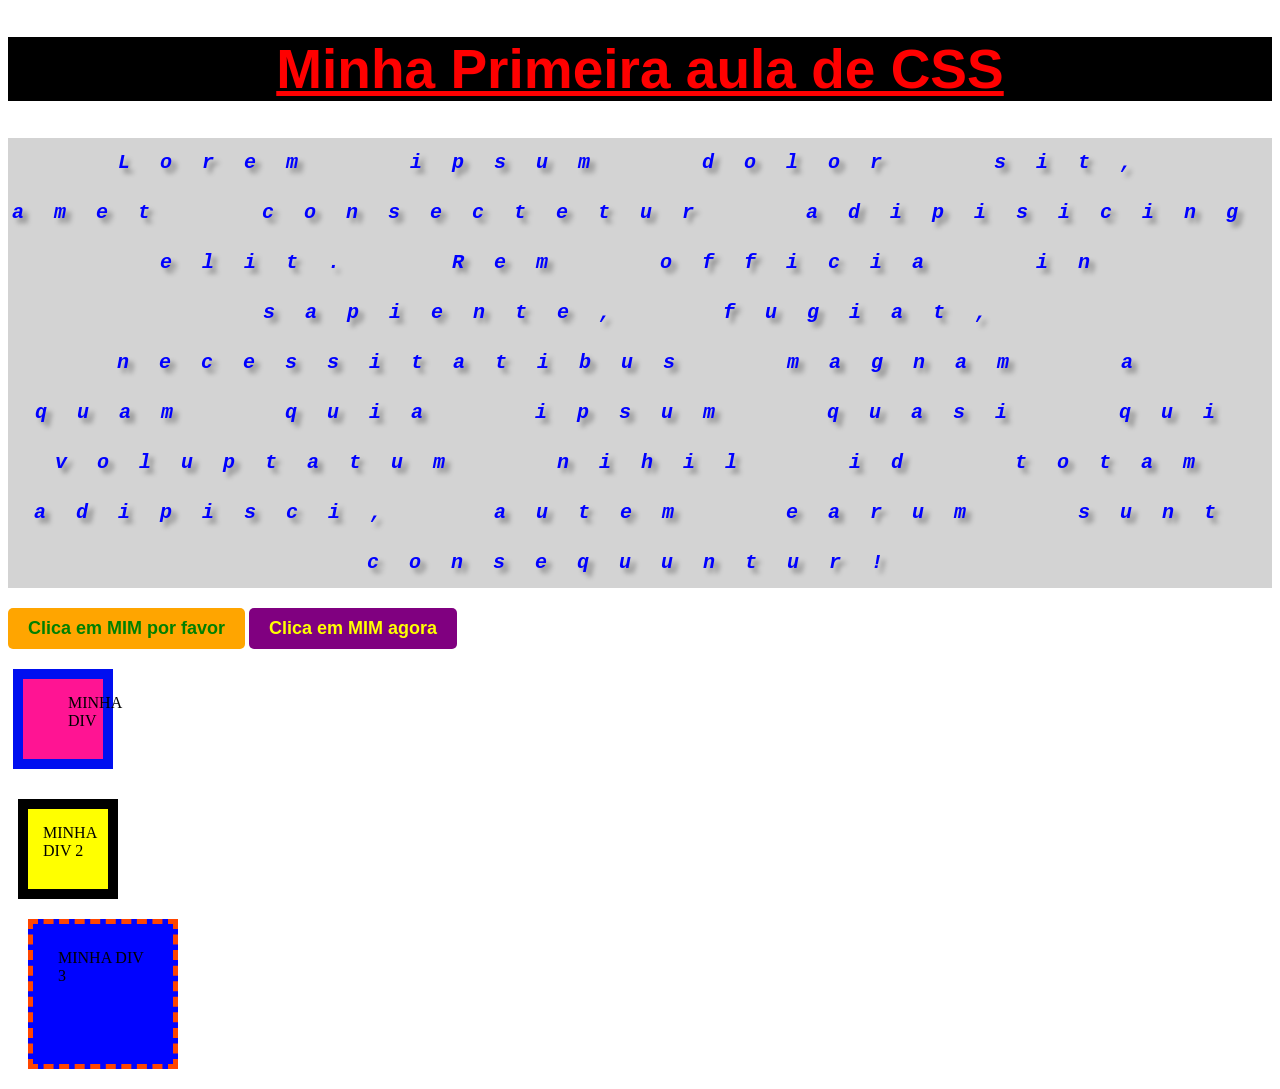
<file: css/index.html>
<!--podemos crisra um arquivo de css separado ou criar no mesmo arquivo logo apos o boby 
uma teg que faz o estilo style SEMPRE COLOCAR A PROPIEDADE QUE QUER ALTERA, SEGUIDO DE CHAVES E 2 PONTOS, 
NAO SE ESQUESA DO PONTO E VIRGULA AO FINAL 
id= é unico como o numero da sua casa no seu bairro, quando quer chamar ele no stylo coloca #
class= esta no é unica pode ter o mesmo nome como o cep, para chama-la usamos o 
para achar fontes no google fontes para importar .-->
<!DOCTYPE html>
<html lang="pt-BR">
<head>
    <meta charset="UTF-8">
    <meta name="viewport" content="width=device-width, initial-scale=1.0">
    <link href="./styles.css" rel="stylesheet"><div class=""></div>
<link rel="preconnect" href="https://fonts.googleapis.com">
<link rel="preconnect" href="https://fonts.gstatic.com" crossorigin>
<link href="https://fonts.googleapis.com/css2?family=Playwrite+US+Trad+Guides&family=Science+Gothic:wght@100..900&display=swap" rel="stylesheet">
    <title>CSS</title>
</head>
<body>
    <h1 id="titulo" class="texto"> Minha Primeira aula de CSS</h1>
    
    <p id="paragrafo" class="texto">Lorem ipsum dolor sit, amet consectetur adipisicing elit. Rem officia in sapiente, fugiat, necessitatibus magnam a quam quia ipsum quasi qui voluptatum nihil id totam adipisci, autem earum sunt consequuntur!

    </p>
    <button id="botao" class="b1"> Clica em MIM por favor</button>
    <button id="outro-botao" class="b1"> Clica em MIM agora</button>
</body>

</html>

<!DOCTYPE html>
<html lang="pt-BR">
<head>
    <meta charset="UTF-8">
    <meta name="viewport" content="width=device-width, initial-scale=1.0">
    <link href="./styles.css" rel="stylesheet">
    <title>CSS</title>
</head>
<body>
   <div class="box">
    MINHA DIV
    </div>
    <div class="box2">
    MINHA DIV 2</div>
    <div class="box3">
    MINHA DIV 3</div>
    
</body>
</html>
</file>
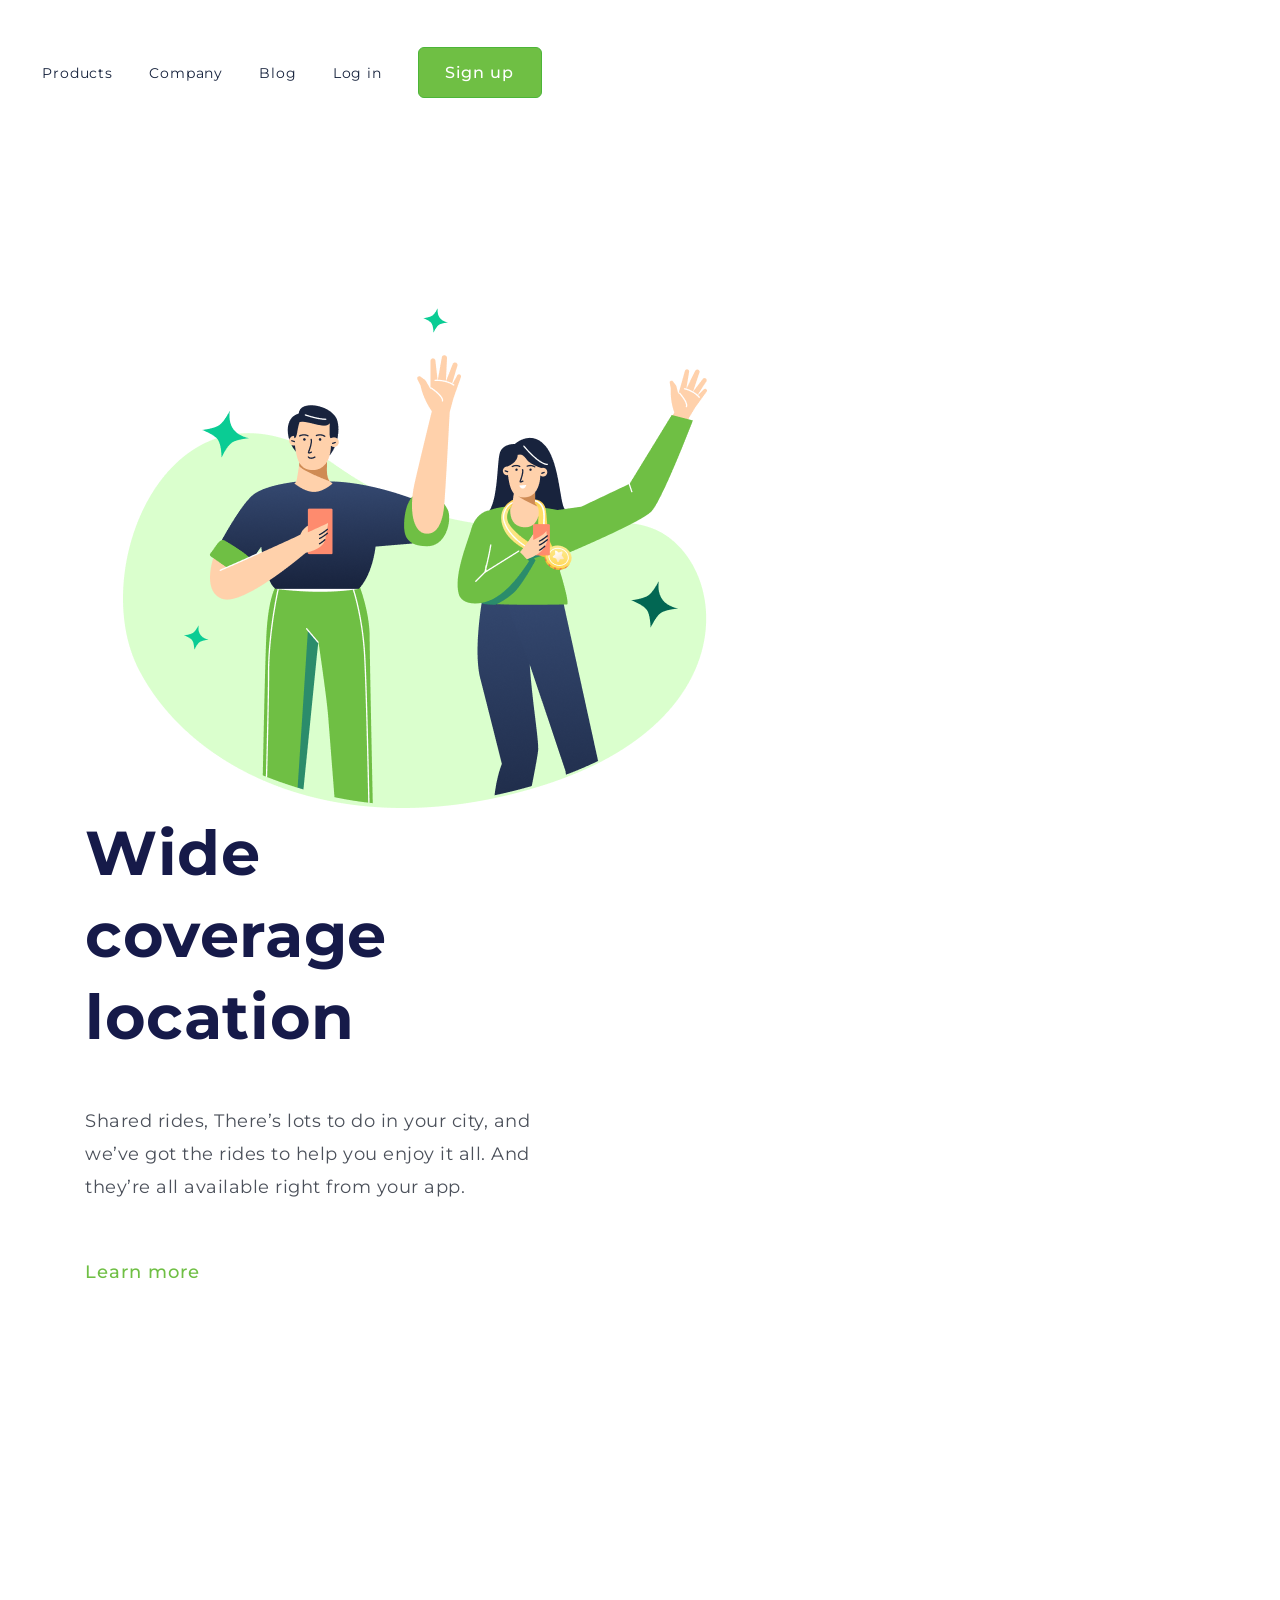
<file: desafio 1/index.html>
<!DOCTYPE html>
<html lang="pt-BR">
<head>
    <meta charset="UTF-8">
    <meta http-equiv="X-UA-Compatible" content="IE=edge">
    <meta name="viewport" content="width=device-width, initial-scale=1.0">
    <link rel="stylesheet" href="./styles.css">
    <link rel="preconnect" href="https://fonts.googleapis.com">
    <link rel="preconnect" href="https://fonts.gstatic.com" crossorigin>
    <link href="https://fonts.googleapis.com/css2?family=Montserrat:ital,wght@0,100..900;1,100..900&family=Poppins:wght@400;500;700&display=swap" rel="stylesheet">
    <title>Wide DESAFIO 1- CSS</title>
</head>
<body>
    <header>
        <a class="link-header"> Products</a>
        <a class="link-header"> Company</a>
        <a class="link-header"> Blog</a>
        <a class="link-header"> Log in</a>
        <button class="button-header">Sign up</button>
    </header>
    <main>  
    <img src="img/wide .png" alt="Wide-Logo" class="logo-wide-image">

 <section>
            <h1> Wide coverage location</h1>
            <p> Shared rides, There’s lots to do in your city, and we’ve got the rides to help you enjoy it all. And they’re all available right from your app.</p>
            <button class="button-main"> Learn more </button>
    </section>

</main>
</body>

</html>
</file>
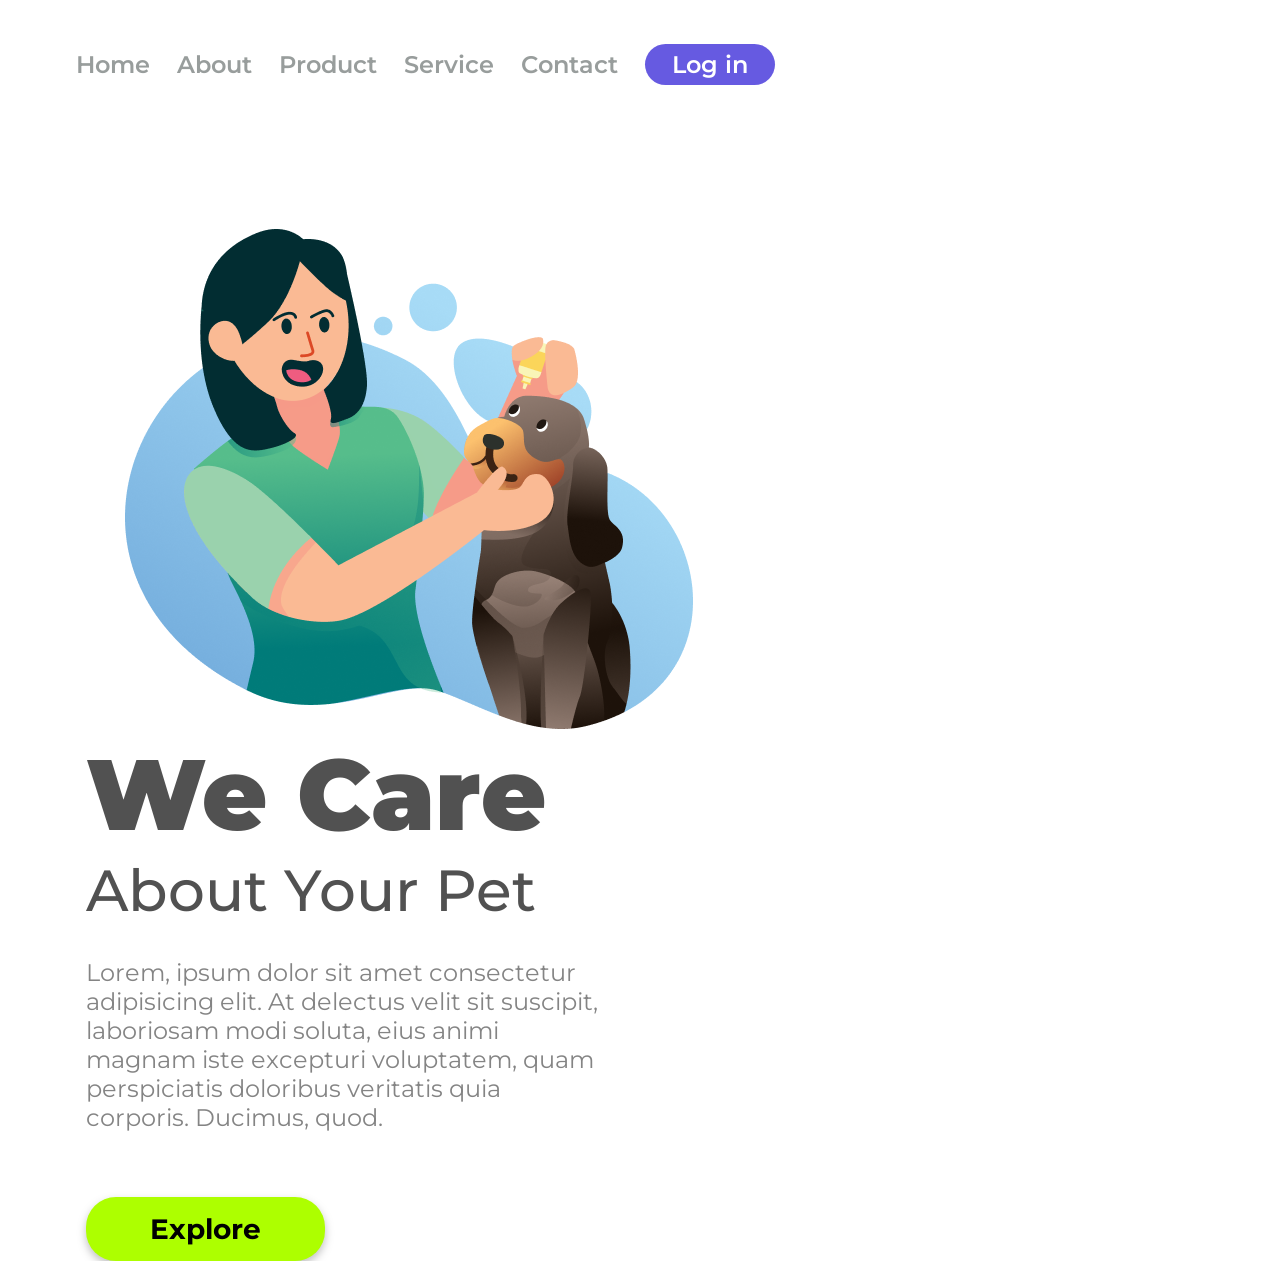
<file: progeto 1/index.html>
<!DOCTYPE html>
<html lang="pt-BR">
<head>
    <meta charset="UTF-8">
    <meta http-equiv="X-UA-Compatible" content="IE=edge">
    <meta name="viewport" content="width=device-width, initial-scale=1.0">
    <link rel="stylesheet" href="./styles.css">
    <link rel="preconnect" href="https://fonts.googleapis.com">
    <link rel="preconnect" href="https://fonts.gstatic.com" crossorigin>
    <link href="https://fonts.googleapis.com/css2?family=Montserrat:ital,wght@0,100..900;1,100..900&display=swap" rel="stylesheet">
    <title> We Care </title>
</head>
<body>
    <header>
        <a class="link-header"> Home</a>
        <a class="link-header"> About</a>
        <a class="link-header"> Product</a>
        <a class="link-header"> Service</a>
        <a class="link-header"> Contact</a>
        <button class="button-header">Log in</button>
    </header>
<main>
        
    <img src="img/we-care.png" alt="We-Care-Logo" class="logo-image">
        
        
    <section>
            <h1> We Care </h1>
            <h2> About Your Pet</h2>
            <p> Lorem, ipsum dolor sit amet consectetur adipisicing elit. At delectus velit sit suscipit, laboriosam modi soluta, eius animi magnam iste excepturi voluptatem, quam perspiciatis doloribus veritatis quia corporis. Ducimus, quod.</p>
            <button class="button-main"> Explore</button>
    </section>

</main>

</body>
</html>
</file>
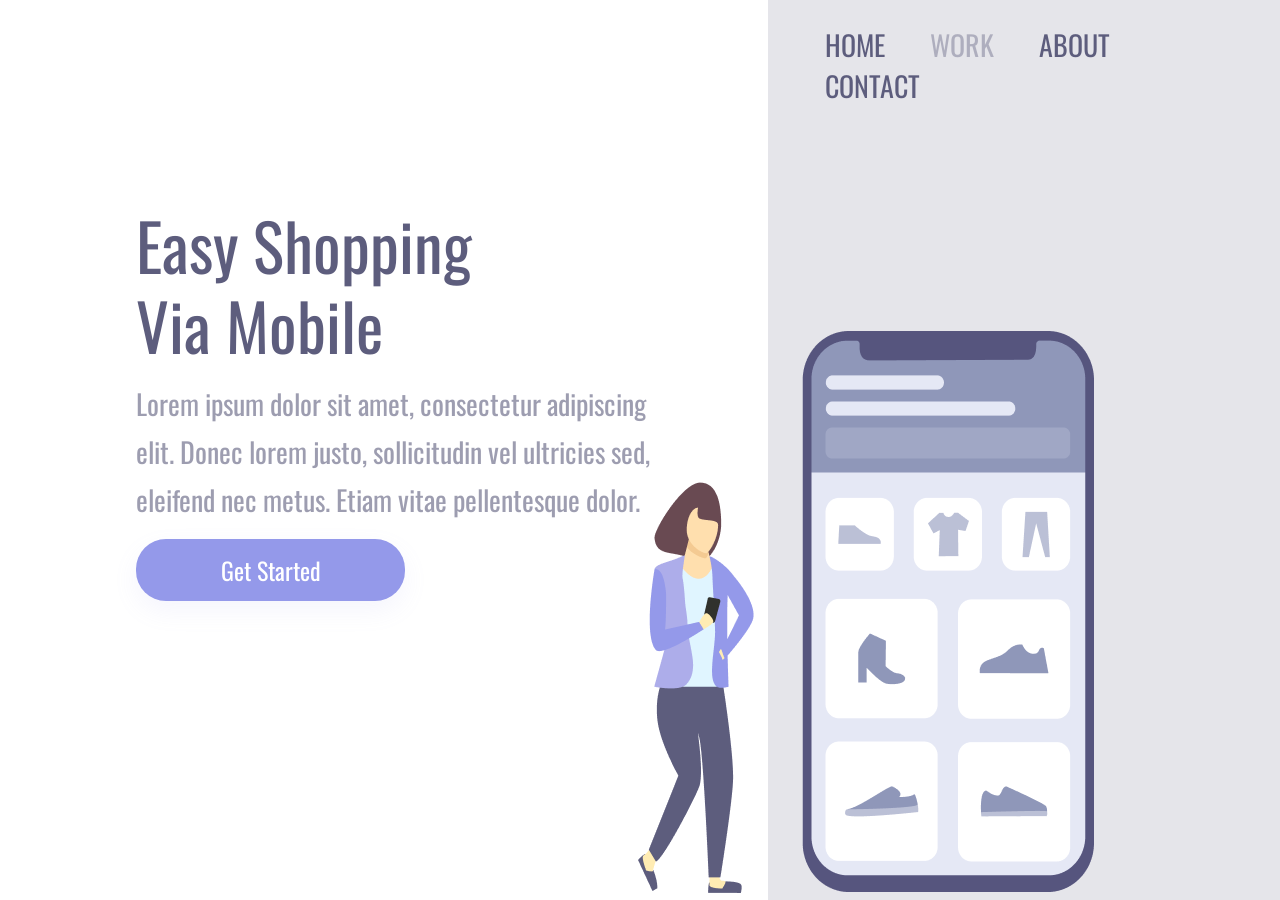
<file: Projeto-2/index.html>
<!DOCTYPE html>
<html lang="en">
<head>
    <meta charset="UTF-8">
    <meta http-equiv="X-UA-Compatible" content="IE=edge">
    <meta name="viewport" content="width=device-width, initial-scale=1.0">
    <link rel="stylesheet" href="sytles.css">
    <link rel="preconnect" href="https://fonts.googleapis.com">
    <link rel="preconnect" href="https://fonts.gstatic.com" crossorigin>
    <link href="https://fonts.googleapis.com/css2?family=Oswald&display=swap" rel="stylesheet">
    <title> CSS--PROJETO--2</title>
</head>
<body>
    <div class="wrapper">
        <section class="conteiner-left">
            <h1> Easy Shopping Via Mobile</h1>
            <p>Lorem ipsum dolor sit amet, consectetur  adipiscing 
            elit. Donec lorem justo, sollicitudin vel ultricies sed, 
            eleifend nec metus. Etiam vitae pellentesque dolor. </p>
            <button>Get Started</button>
        </section>
        <section class="conteiner-right">
            <header>
                <a>HOME</a>
                <a>WORK</a>
                <a>ABOUT</a>
                <a>CONTACT</a>
            </header>
                <img alt="menina" src="./img/menina.png">
        </section>
    </div>
</body>
</html>
</file>
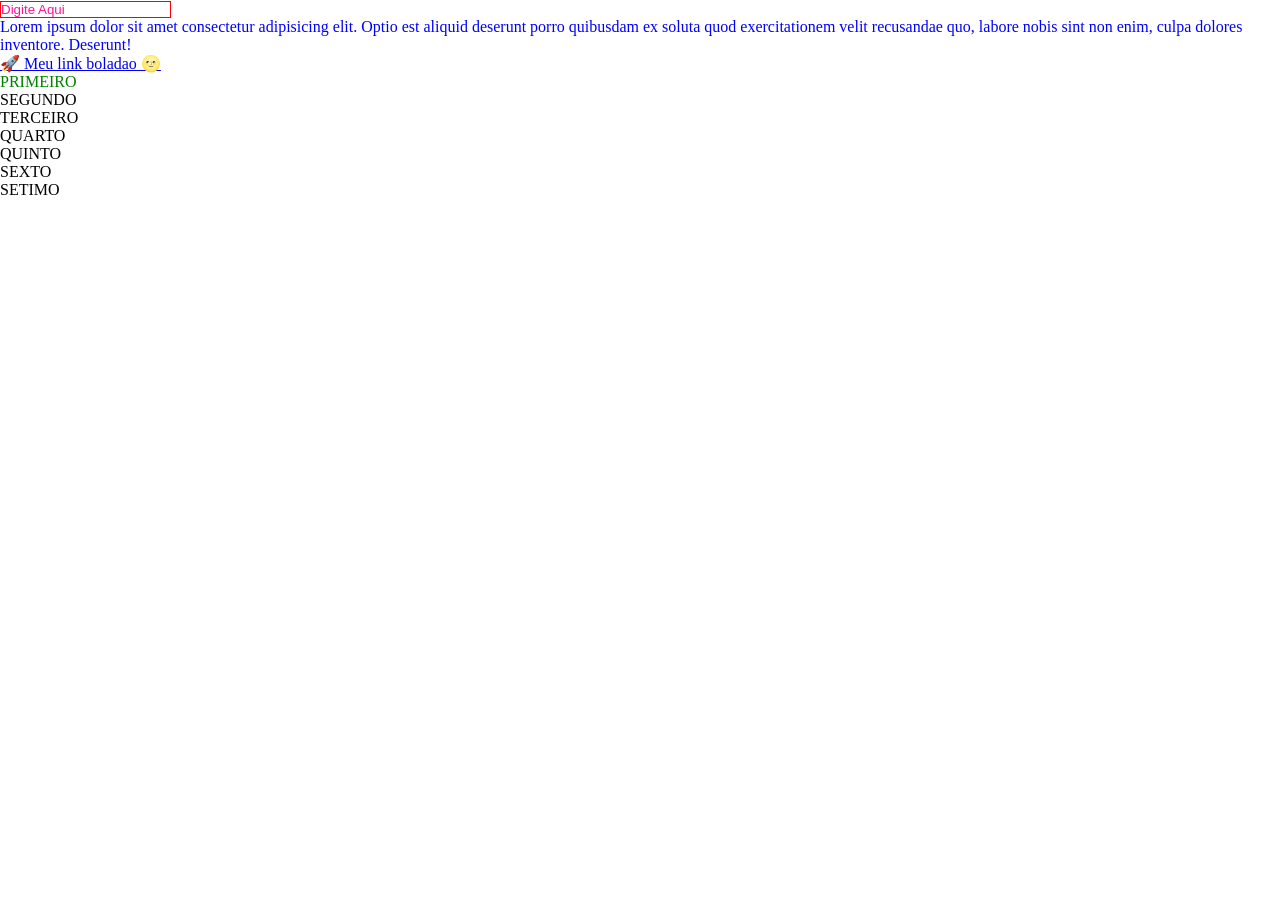
<file: Pseudo elementos/index.html>
<!DOCTYPE html>
<html lang="pt-BR">
<head>
    <meta charset="UTF-8">
    <meta http-equiv="X-UA-Compatible" content="IE=edge">
    <meta name="viewport" content="width=device-width, initial-scale=1.0">
    <link rel="stylesheet" href="styles.css">   
    <title>Document</title>
</head>
<body>
    <input placeholder="Digite Aqui">

    <p>Lorem ipsum dolor sit amet consectetur adipisicing elit. Optio est aliquid deserunt porro quibusdam ex soluta quod exercitationem velit recusandae quo, labore nobis sint non enim, culpa dolores inventore. Deserunt!</p>
    <a href="#"> Meu link boladao </a>
    <ul>
        <li> PRIMEIRO</li>
        <li> SEGUNDO </li>
        <li> TERCEIRO</li>
        <li> QUARTO</li>
        <li> QUINTO</li>
        <li> SEXTO</li>
        <li> SETIMO</li>
    </ul>

</body>
</html>
</file>
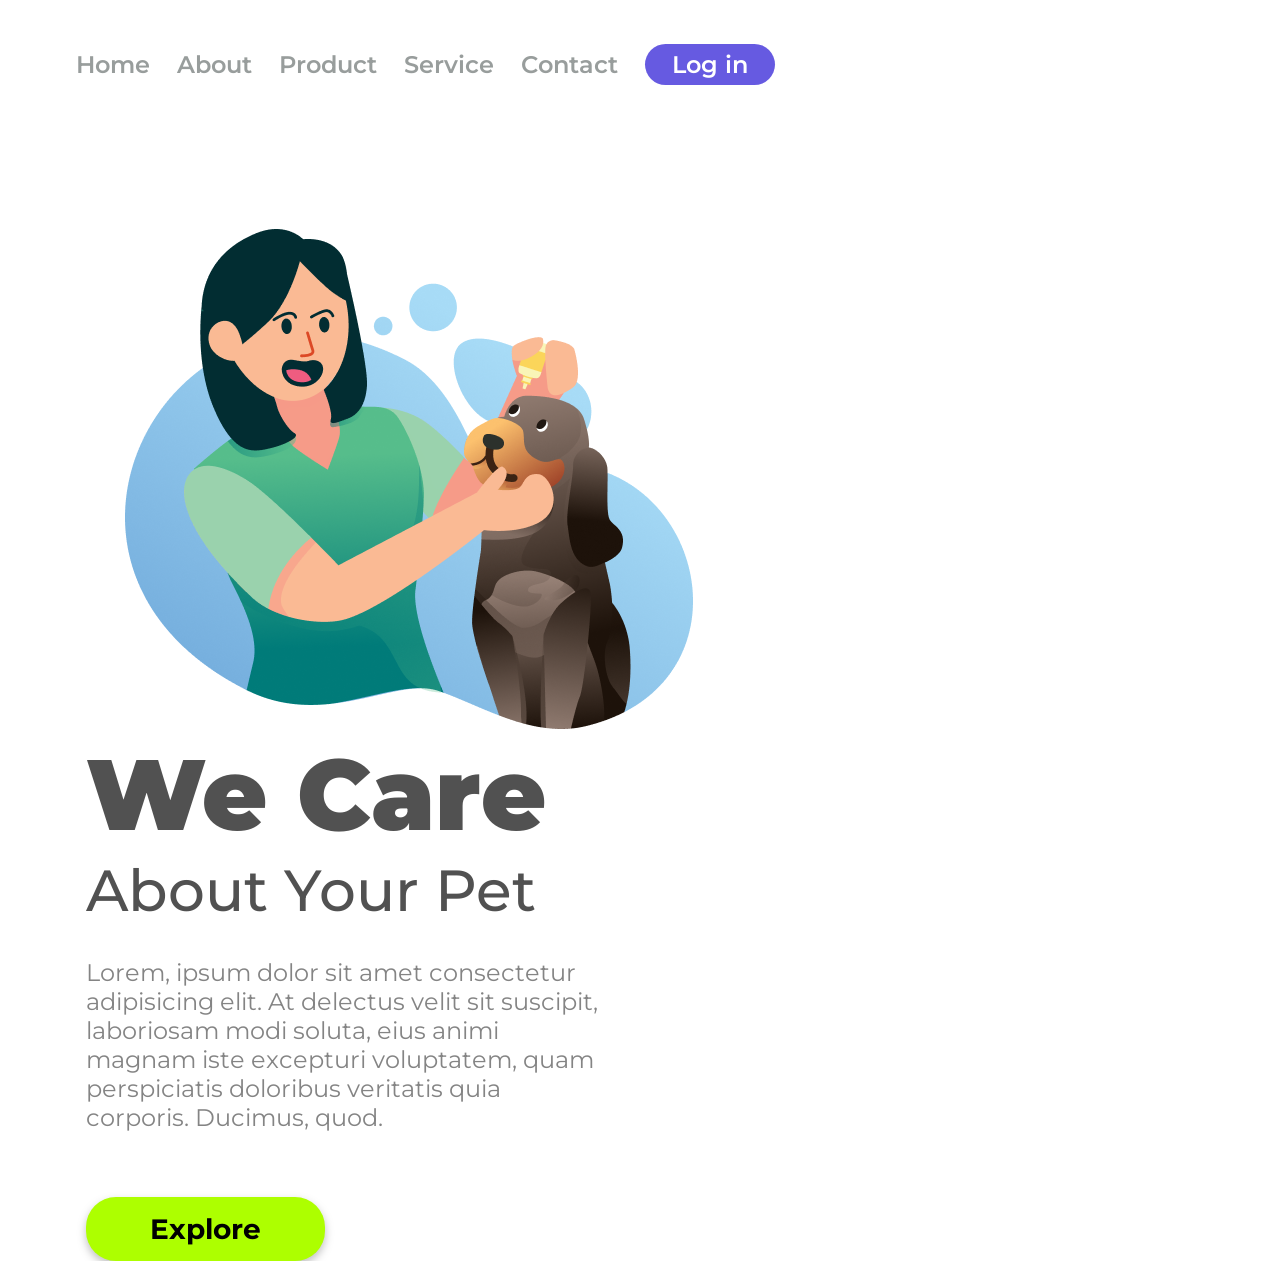
<file: progeto 1/responsivo/index.html>
<!DOCTYPE html>
<html lang="pt-BR">
<head>
    <meta charset="UTF-8">
    <meta http-equiv="X-UA-Compatible" content="IE=edge">
    <meta name="viewport" content="width=device-width, initial-scale=1.0">
    <link rel="stylesheet" href="./styles.css">
    <link rel="preconnect" href="https://fonts.googleapis.com">
    <link rel="preconnect" href="https://fonts.gstatic.com" crossorigin>
    <link href="https://fonts.googleapis.com/css2?family=Montserrat:ital,wght@0,100..900;1,100..900&display=swap" rel="stylesheet">
    <title> We Care </title>
</head>
<body>
    <header>
        <a class="link-header"> Home</a>
        <a class="link-header"> About</a>
        <a class="link-header"> Product</a>
        <a class="link-header"> Service</a>
        <a class="link-header"> Contact</a>
        <button class="button-header">Log in</button>
    </header>
<main>
        
    <img src="img/we-care.png" alt="We-Care-Logo" class="logo-image">
        
        
    <section>
            <h1> We Care </h1>
            <h2> About Your Pet</h2>
            <p> Lorem, ipsum dolor sit amet consectetur adipisicing elit. At delectus velit sit suscipit, laboriosam modi soluta, eius animi magnam iste excepturi voluptatem, quam perspiciatis doloribus veritatis quia corporis. Ducimus, quod.</p>
            <button class="button-main"> Explore</button>
    </section>

</main>

</body>
</html>
</file>
<file: css/styles.css>
/*<!----ao colocar * antes de uma propriedade, todas as propriedades 
    vao receber o mesmo estilo
    ---->*/
    /*.CSS= FOLHA DE ESTILO EM CASCATA;
    APLICADO DE CIMA PARA BAIXO, cuidado para uma cor nao sobrepor a outra, 
    sempore colocar a cor que quer que fique por ultimo, 
    e analise o que esta acontecendo no propio site em seu desenvolvedor
    ferramentas do navegador  F12
    esmpre que estiver uma configuração cortada é que o estilo esta sobrepondo o outro
    unidades de medida: 
    px(pixels)1/100 polegadas:0,254mm
    in(incches/polegadas)
    cm/mm (centimetro e milimetro)
    RELATRIVAS: para responsivo
    em unidade relativa ao tamanho da fonte do elemento pai 'unidade transitoria'
    % porcentagem relativa ao elemento pai
    rem é uma raiz relativa ao tamanho da fonte do elemento html
    % calcula o tamanho relativo ao elemento
    vw,vh este soa relativos s tela do dispositivo 1vw = 1% da largura da tela do dispositivo
    cores em css:
    nomes: red, blue, green, black, white, yellow, orange, purple, pink, brown, gray, cyan, magenta
    HEXADECIMAIS(16): #RRGGBB
    background-color: #FF0000 (vermelho)
    RGB: rgb(255,0,0) (vermelho) pode misturar valores de 0 a 255
    RGBA: rgb(255,0,0,0.5) (vermelho com transparencia) o ultimo valor é a transparencia de 0 a 1
    HSL: hsl(0,100%,50%) (vermelho) h   = matiz (0 a 360), s = saturação (0 a 100%), l = luminosidade (0 a 100%)
    HSLA: hsl(0,100%,50%,0.5) (vermelho com transparencia) o ultimo valor é a transparencia de 0 a 1 
    a ausencia de cor no background deixa transparente e colocar de mas fica branco
    decimal(10): rgb(1.0,0.0,0.0) (vermelho) pode misturar valores de 0.0 a 1.0
    otimo é o color.adobe.com para escolher cores ou o COLORS.HEX EXTENCAO NO CROME COLOR ZILA
    porura no google fontes para importar ..
    box-sizing: border-box sempre delimita o tamanho da borda o mas utilizado faz com que o padding e a border sejam incluidos na largura e altura totais do elemento
    box-sizing: content-box; faz com que o padding e a border nao sejam incluidos na largura e altura totais do elemento
    DISPLAY
    BLOCK: padrão dos de bloco, ocupa toda a largura disponivel, sempre inicia em uma nova linha
     exemplos: div, h1, p, ul, ol, li, header, footer, section
    ocupa toda a largura disponivel, sempre inicia em uma nova linha
    NONE: elemento nao é exibido
    podemos definir height e width
    exemplos: display: none;  display: block;
    podemos definir o valor da margem, padding, border, height e width
    exemplos: display: none;  display: block;
     
    INLINE os componentes ficam na mesma linha, nao podemos definir height e width
    exemplos: span, a, strong, em, img
    nao tem valor de height e width
    exemplos: display: inline;  display: inline-block;
    ignora os valores de margin top e bottom, padding top e bottom, height e width
    ganhacomportamentos de uma palavra normal
    exemplos: display: inline;  display: inline-block;
    
    INLINE-BLOCK tem comportamentos de bloco e inline
    podemos definir height e width
    altura e larguras podem ser definidas
    elementos em linha, porem com caracteristicas de bloco
    MAS PODER DE FOGO
    GRID
    FLEX
    vamos utiliza muito o figma para desenhar o layout fique sempre logado 
    ou o adobe
    */


  
  *{background: white;}/* cor de fundo padrao para todos os elementos*/

h1{
        color: red;/*cor do texto*/
        font-size: 64px;/*tamanho da fonte*/
        background: black;/*cor de fundo*/
        text-align: center; /*alinhamento do texto*/
        font-family: Arial, Helvetica, sans-serif;/*tipo da fonte*/
        font-weight: bold;/*espessura da fonte*/
        font-style: normal;/*   estilo da fonte*/
        text-decoration: underline;/*decoração do texto*/
        .playwrite-us-trad-guides-regular {
        font-family: "Playwrite US Trad Guides",cursive;/*sans-serif;*//*tipo da fonte*/
        font-style: normal;/*   estilo da fonte*/}
         .science-gothic-regular {
        font-family: "Science Gothic", sans-serif;/*tipo da fonte*/
        font-weight: 400;/*   espessura da fonte*/
        font-style: normal;/*  estilo da fonte*/
        text-shadow: 10px 10px 5px grey;/*    sombra do texto*/}

    }

    p{
        color: blue;/*  cor do texto*/
        font-size: 30px;/*  tamanho da fonte*/
        background: lightgray;/* cor de fundo*/
        font-weight: bold;/*  espessura da fonte*/
        font-family: 'Courier New', Courier, monospace;/*   tipo da fonte*/
        font-style: italic;/*   estilo da fonte*/
        text-shadow: 5px 5px 5px grey;/*   sombra do texto*/
        line-height: 50px;/*  altura da linha*/
        letter-spacing: 30px;/*  espaçamento entre letras*/
        word-spacing: 40px;/*  espaçamento entre palavras*/
        text-align: center/*    alinhamento do texto*/
        
    }
    button{
        background-color: orange;/* cor de fundo*/
        color: green;/* cor do texto*/
        padding: 10px 20px;/*   espaçamento interno*/
        border: darkgreen;/*    cor da borda*/
        border-radius: 5px;/* arredondamento da borda*/
        cursor: pointer;/*  cursor ao passar o mouse*/
    }
    button:hover{
        background-color: darkorange;/* cor de fundo ao passar o mouse*/
        color: lightgreen;/* cor do texto ao passar o mouse*/  
    }
 #titulo{
    
        color:red;/*    cor do texto*/
        font-size: 55px;/*   tamanho da fonte*/
        background: black;/* cor de fundo*/
    }
    #paragrafo{
            color: blue;/*  cor do texto*/
            font-size: 20px;/*  tamanho da fonte*/
            background: lightgray;/* cor de fundo*/ 
            font-weight: bold;/*  espessura da fonte*/
            font-family: 'Courier New', Courier, monospace;/*   tipo da fonte*/ 
    }

    #botao{
        background-color: orange;/* cor de fundo*/
        color: green;/* cor do texto*/
        padding: 10px 20px;/*   espaçamento interno*/
        border: darkgreen;/*    cor da borda*/
        border-radius: 5px;/*       arredondamento da borda*/
        cursor: pointer;/*  cursor ao passar o mouse*/
    }                           
    #outro-botao{
        background-color: purple;/* cor de fundo*/
        color: yellow;/*    cor do texto*/
        padding: 10px 20px;/*   espaçamento interno*/
        border: darkblue;/*    cor da borda*/
        border-radius: 5px;/*    arredondamento da borda*/
        cursor: pointer;/*  cursor ao passar o mouse*/
    }
    .texto{
        font-family: 'Arial Black', Gadget, sans-serif;/* tipo da fonte*/
        font-size: 24px;/*   tamanho da fonte*/ 
    }

    
    .b1{
        font-size: 18px;/*   tamanho da fonte*/
        font-weight: bold;/*    espessura da fonte*/
    }
*{box-sizing: border-box;}/* faz com que o padding e a border sejam incluidos na largura e altura totais do elemento*/  
    .box{
        width: 100px;/* largura da caixa*/
        height: 100px;/* altura da caixa*/
        background: #ff1493;/* cor de fundo*/
        margin-top: 20px;/* espaçamento externo em cima*/
        margin-bottom: 30px;/* espaçamento externo em baixo*/
        margin-right: 10px;/* espaçamento externo direita*/
        margin-left: 5px;/* espaçamento externo esquerda*/
        padding-top: 15px;/* espaçamento interno*/
        padding-bottom: 25px;/* espaçamento interno*/
        padding-right: 35px;/* espaçamento interno*/
        padding-left: 45px;/* espaçamento interno*/
        border:10px solid #000ff0;/* borda: largura, estilo, cor*/
 }
    
    .box2{
        width: 100px;/* largura da caixa*/
        height: 100px;/* altura da caixa*/
        background: #FFFF00;/* cor de fundo*/
        border: 10px solid black;/* borda: largura, estilo, cor*/
        margin:10px;   /* usar como atalho:ordem de acordo com um relogio: cima, direita, baixo, esquerda*/
        padding:15px;  /* ordem: cima, direita, baixo, esquerda*/

        /*QUANDO QUER COLOCAR A MESMA COISA EM TODOS OS LADOS SO COLOCAR APENAS UM VALOR 
        E QUANDO QUISER 3 VALORES, O PRIMEIRO É CIMA, O SEGUNDO DIREITA E ESQUERDA, O TERCEIRO EM BAIXO
        E QUANDO FOR 2 VALORES, O PRIMEIRO É CIMA E BAIXO, O SEGUNDO DIREITA E ESQUERDA*/
   
        /*box-sizing: border-box; faz com que o padding e a border sejam incluidos na largura e altura totais do elemento*/
    }   

    .box3{
        width: 150px;/* largura da caixa*/
        height: 150px;/* altura da caixa*/
        background: #0003ff;/* cor de fundo*/
        border: 5px dashed #ff4500;/* borda: largura, estilo, cor*/
        margin:20px;   /* usar como atalho:ordem de acordo com um relogio: cima, direita, baixo, esquerda*/
        padding:25px;  /* ordem: cima, direita, baixo, esquerda*/

    }
</file>
<file: desafio 1/styles.css>
*{
  font-family: "Montserrat", sans-serif;
    margin: 0;
    padding: 0;
    box-sizing: border-box;
}

header{
    margin: 47px 42px;

}

.link-header{
    font-size: 14px;
    font-weight: 400;
    line-height: 21px;
    text-align: center;
    letter-spacing: 0.875px;
    color: #17233D;
    margin-right: 32px;
    cursor: pointer;
}

.button-header{
  width: 124px;
  height: 51px;
  background: #6FBF44;
  border-radius: 6px;
  border: 1px solid #4cb538;
  cursor: pointer;
  font-weight: 500;
  font-size: 16px;
  line-height: 24px;
  letter-spacing: 1px;
  color: #FFFFFF;
}

.logo-wide-image{
  margin: 163px 0 0 123px;
  display: inline-block;
}

section{
    display: inline-block;
    margin-left: 85px;
    width: 495px;
}

h1{
    font-size: 62px;
    font-weight: 700;
    line-height: 82px;
    letter-spacing: 0.6px;
    color: #161A49;

}

p{
    font-size: 18px;
    font-weight: 400;
    line-height: 33px;
    letter-spacing: 0.5px;
    color: #4B505A;
    margin-top: 47px;
    margin-bottom: 55px;

   
}

.button-main{
    font-size: 18px;
    font-weight: 500;
    line-height: 27px;
    letter-spacing: 1px;
    color: #6fbf44;
    cursor: pointer;
    background: transparent;
    border: none;
    margin-bottom: 707px;
}
@media screen and (max-width: 900px){
    .link-header {
        display: none; 
    }
    .button-header {
        display: block;
        margin-left: auto;

    }/* 1. O PAI (main) vira flexível para comandar os filhos */
    main {
        display: flex;
        flex-direction: column; /* Coloca um embaixo do outro */
        align-items: center;
        text-align: center; /* Centraliza todo o texto */
        padding: 0 24px; /* Garante que nada encoste nas bordas da tela */
        margin-top: 30px;
    }

    /* 2. O FILHO TEXTO (section) sobe */
    section {
        order: -1; /* O pulo do gato: valores negativos sobem para o topo */
        width: 100%; /* Ocupa a largura da tela */
        margin: 0; /* Remove a margem lateral antiga (85px) */
       
    }
    /* 3. O FILHO IMAGEM (img) desce e ajusta tamanho */
    .logo-wide-image {
        width: 100%; /* Agora ocupa a largura total disponível */
        max-width: 100%; /* Remove travas de tamanho */
        height: auto;
        margin: 0; /* Remove margens extras */
    }
    
    /* 3. DIMINUINDO O TEXTO (H1) */
    h1 {
        font-size: 36px; /* Era 62px, diminuímos para caber no celular */
        line-height: 46px; /* Ajuste da altura da linha */
        margin-bottom: 20px;
    }

    /* Ajuste do parágrafo */
    p {
        font-size: 16px; /* Levemente menor */
        line-height: 26px;
        margin-top: 15px;
        margin-bottom: 30px;
    }

    .button-main {
        margin-bottom: 40px; /* IMPORTANTÍSSIMO: Mudamos de 707px para 40px */
        /* Isso traz a imagem para perto do botão */
    }
   
}
</file>
<file: progeto 1/styles.css>
*{
    font-family: "Montserrat", sans-serif;
    margin: 0;
    padding: 0;
    box-sizing: border-box;
}

header{
    margin: 44px 0px 144px 76px;
}

.link-header{
    font-size: 24px;
    font-weight: 600;
    line-height: 29px;
    color: #989d9c;
    cursor: pointer;
    margin-right: 23px;
    
}

.button-header{
    background: #665ae1;
    border-radius: 20.5px;
    height: 41px;
    width: 130px;
    border: none;
    font-size: 24px;
    font-weight: 600;
    line-height: 29px;
    color: #ffffff;
    cursor: pointer
}

.logo-image{
    width: 568px;
    height: 500px;
    margin-left: 125px;
    display: inline-block;
}

section{
    display: inline-block;
    margin-left: 86px;
    
}

h1{
    font-size: 100px;
    font-weight: 900;
    line-height: 122px;
    color: #515151;

}

h2{
    font-size: 58px;
    font-weight: 500;
    line-height: 71px;
    color: #515151;
    
}

p{
    font-size: 24px;
    font-weight: 400;
    line-height: 29px;
    color: #848484;
    width: 515px;
    margin-top: 32px;
    margin-bottom: 65px;
}

.button-main{
    background: #adff00;
    border-radius: 30px;
    height: 64px;
    width: 239px;
    border: none;
    cursor: pointer;
    filter: drop-shadow(0px 4px 4px rgba(0,0,0,0.25));
    font-weight: 700;
    font-size: 28px;
    line-height: 34px;
    color: #000000;

}


@media screen and (max-width: 900px) {

  section {
    display: contents;
   


  }

  .button-header, .link-header, p {
        display: none;
    }


    main {
    display: flex;
    flex-direction: column;
    align-items: center; /* <--- ISSO É OBRIGATÓRIO NO PAI */
    /* ... resto do código ... */
  }
  
 
  .logo-image{
    width: 354px;
    max-width: 90%; /* Mas se a tela for menor, ela diminui */
    height: auto; /* Mantém a proporção */
    margin-bottom: 20px;
    /* O SEGREDO PARA CENTRALIZAR: */
    display: block; /* Garante comportamento de bloco */
    margin: 0 auto 20px auto; 
    /* Explicação do margin:
       0 (Topo)
       auto (Direita -> Empurra para o centro)
       20px (Embaixo -> Mantém seu espaço)
       auto (Esquerda -> Empurra para o centro) 
    */
  }


  
  h1{
    width: 263px;
    height: 52px;
    font-weight: 900;
    font-size: 50px;
    line-height: 100%;
    
  }

  h2{
    font-weight: 500;
    font-size: 30px;
    line-height: 100%;
    width: 232px;
    height: 37px;
    
    
  
  }


  button {
    box-shadow: 0px 4px 4px 0px #00000040;
    width: 239px;
    height: 64px;
    border-radius: 50px;
    text-align: center;
  }
  
}
</file>
<file: Projeto-2/sytles.css>
*{
    margin: 0;
    padding: 0;
    box-sizing: border-box;
    font-family: "Oswald", sans-serif;
    font-weight: 400;
    color: #5D5D7D;
}       

.wrapper{
    height: 100%;
    width: 100%;
}

.conteiner-left{
    display: inline-block;
    width: 60%;
    height: 40px;
    padding-left: 136px;
    margin-top: 16%;

}

.conteiner-right{
    display: inline-block;
    background-color: rgba(93,93,125,0.16);
    height: 100vh;
    width: 40%;
    position: absolute;
}

img{
    position: relative;
    top: 25%;
    right: 130px; 
}

h1{
    font-size: 65px;
    line-height: 80px;
    width: 368px;
    
}

p{
    font-size: 28px;
    line-height: 48px;
    opacity: 0.6;
    margin: 15px 0;
    width: 540px;
    height: 144px;
   
}

button{
    width: 269px;
    height: 62px;
    background: #9499ea;
    box-shadow: 0px 10px 24px rgba(148,153,234,0.0979959);
    font-size: 24px;
    line-height: 36px;
    text-align: center;
    color: #FFFFFF;
    border: none;
    border-radius: 30px;
    cursor: pointer;
}

button:hover{
    opacity: 0.8;
}

button:active{
    opacity: 0.5;
}

a{
    font-size: 28px;
    line-height: 41px;
    margin-right: 41px;
    cursor: pointer;
}

a:nth-child(2){
    opacity: 0.4 ;
}
a:hover{
    opacity: 0.4 ;
}
a:active{
    opacity: 0.8 ;
}
header {
    margin: 24px 0 0 57px;
}

@media screen and (max-width: 900px){

    .conteiner-left { 
        width: 100%;
        height: 50%;
        padding: 0;
        margin: 0;
    }

    .conteiner-right{
        display: block;
        height: auto;  
        width: 100%;
        position: static;
        padding: 40px;
    }

    img {
        position: static;
        max-width: 90%;
    }
    
   header {
        display: none;
    }

    h1 {
        font-size: 36px;
        line-height: 52px;
        width: auto;
        margin: 58px 50px 0 50px;
        text-align: center;
    }
    
    p {
        margin: 15px 40px;
        width: auto;
        text-align: center;
        font-size: 16px;
        line-height: 24px;

    }

   button {
        margin: 0 auto;
        display: block;
    }
}
@media screen and (max-width: 330px){
    .conteiner-left { 
        height: 70%;
    }

}
</file>
<file: Pseudo elementos/styles.css>
*{
    margin: 0;
    padding: 0;
    box-sizing: border-box;

}

input {
    border: 1px solid red;
    color: blue;
}

input::placeholder {
    color: #ff1396;

}

p{
    color: blue;

}

p::first-laine {
    font-size: 3rem;
    color: red;
    font-weight: bold;
}

a:hover{
    color: black;
}

a::before {
    content: "🚀 ";
   
}

a::after {
    content: " 🌝";
  
}

li:first-child {
    color: green;
}

/* o pseudo elemento first-laine seleciona a primeira linha do paragrafo 
o pseudo elemento placeholder seleciona o texto que esta dentro do input 
 o pseudo elemento é sempre precedido por dois pontos (::) 
o pseudo elemento é usado para estilizar partes especificas de um elemento HTML 
o pseudo elemento first-laine so funciona em elementos de bloco como paragrafo, div, section, etc 
o pseudo elemento placeholder so funciona em elementos de formulario como input, textarea, select, etc
o pseudo elemento first-laine so funciona na primeira linha do elemento, independente do tamanho da tela
o pseudo elemento placeholder so funciona no texto que esta dentro do input, independente do tamanho da tela
::after DEPOIS DO ELEMENTO
::before ANTES DO ELEMENTO/*

/* pseudo clases 
o pseudo classe é sempre precedida por um unico ponto (:)
o pseudo classe é usado para estilizar estados especificos de um elemento HTML
o pseudo classe hover estiliza o elemento quando o mouse esta sobre ele
o pseudo classe active estiliza o elemento quando ele esta sendo clicado
o pseudo classe focus estiliza o elemento quando ele esta em foco (clicado ou selecionado)
o pseudo classe visited estiliza o elemento quando ele ja foi visitado (link)
o pseudo classe nth-child(n) estiliza o enesimo filho de um elemento pai
o pseudo classe first-child estiliza o primeiro filho de um elemento pai
o pseudo classe last-child estiliza o ultimo filho de um elemento pai
o pseudo classe only-child estiliza o unico filho de um elemento pai
o pseudo classe not(selector) estiliza todos os elementos que nao correspondem ao seletor especificado
o pseudo classe checked usado em radio/ checkbox/ select
o pseudo classe disabled elemento desabilitado/ button/ input
o pseudo classe */

/* :active quando o elemento esta sendo clicado
:hover quando o mouse esta sobre o elemento
:visited quando o link ja foi visitado
:focus quando o elemento esta em foco (clicado ou selecionado) elemento em foco, o que significa q ele esta selecionado ou clicado
:checked usado em radio/ checkbox/ select
:disabled elemento desabilitado/ button/ input
:enabled elemento habilitado/ button/ input
:read-only seleciona elementos que sao somente leitura, como campos de formulario que nao podem ser editados
:empty seleciona elementos que nao possuem filhos ou conteudo, como divs vazias ou paragrafo sem texto
:nth-child(n) estiliza o enesimo filho de um elemento pai
:first-child estiliza o primeiro filho de um elemento pai
:last-child estiliza o ultimo filho de um elemento pai  
:only-child estiliza o unico filho de um elemento pai
:nth-child(n) estiliza o enesimo filho de um elemento pai
:nth-last-child(n) estiliza o enesimo filho de um elemento pai, contando a partir do ultimo filho
:not(selector) estiliza todos os elementos que nao correspondem ao seletor especificado
:first-of-type estiliza o primeiro elemento do seu tipo dentro do elemento pai
:last-of-type estiliza o ultimo elemento do seu tipo dentro do elemento pai
:nth-of-type(n) estiliza o enesimo elemento do seu tipo dentro do elemento pai
:root seleciona o elemento raiz do documento, geralmente o elemento <html>  
:lang(language-code) estiliza elementos com base no atributo de idioma especificado, como :lang(en) para ingles ou :lang(pt) para portugues
:dir(direction) estiliza elementos com base na direcao do texto, como :dir(ltr) para esquerda para direita ou :dir(rtl) para direita para esquerda*/
</file>
<file: progeto 1/responsivo/styles.css>
*{
    font-family: "Montserrat", sans-serif;
    margin: 0;
    padding: 0;
    box-sizing: border-box;
}

header{
    margin: 44px 0px 144px 76px;
}

.link-header{
    font-size: 24px;
    font-weight: 600;
    line-height: 29px;
    color: #989d9c;
    cursor: pointer;
    margin-right: 23px;
    
}

.button-header{
    background: #665ae1;
    border-radius: 20.5px;
    height: 41px;
    width: 130px;
    border: none;
    font-size: 24px;
    font-weight: 600;
    line-height: 29px;
    color: #ffffff;
    cursor: pointer
}

.logo-image{
    width: 568px;
    height: 500px;
    margin-left: 125px;
    display: inline-block;
}

section{
    display: inline-block;
    margin-left: 86px;
    
}

h1{
    font-size: 100px;
    font-weight: 900;
    line-height: 122px;
    color: #515151;

}

h2{
    font-size: 58px;
    font-weight: 500;
    line-height: 71px;
    color: #515151;
    
}

p{
    font-size: 24px;
    font-weight: 400;
    line-height: 29px;
    color: #848484;
    width: 515px;
    margin-top: 32px;
    margin-bottom: 65px;
}

.button-main{
    background: #adff00;
    border-radius: 30px;
    height: 64px;
    width: 239px;
    border: none;
    cursor: pointer;
    filter: drop-shadow(0px 4px 4px rgba(0,0,0,0.25));
    font-weight: 700;
    font-size: 28px;
    line-height: 34px;
    color: #000000;

}

/* ----------------------------------------------------
   RESPONSIVIDADE
---------------------------------------------------- */

/* 900px - Tablets */
@media (max-width: 900px) {

  

  
    header, p {
        display: none;
    }

  main {
    flex-direction: column;
    text-align: center;
  }

  section {
    width: 90%;
  }

  h1 {
    font-size: 48px;
    line-height: 60px;
  }

  p {
    font-size: 16px;
  }
}

/* 600px - Celulares */
@media (max-width: 600px) {

  header {
    justify-content: center;
    margin: 20px 10px;
  }

  main {
    padding: 20px;
  }

  .logo-wide-image {
    width: 80%;
    margin: 0 auto;
  }

  h1 {
    font-size: 34px;
    line-height: 42px;
  }

  p {
    font-size: 15px;
    line-height: 26px;
  }

  .button-main {
    font-size: 16px;
  }
}
 

@media screen and (max-width: 900px) {

    /* 1. TRAVAR A TELA (Sem rolagem) */
    body, html {
        height: 100%;
        overflow: hidden;
    }

    
  section {
    width: 90%;
  }


    /* 2. LIMPEZA */
    header, p {
        display: none;
    }

    /* 3. ALINHAMENTO CENTRAL */
    main {
        height: 100vh; /* Ocupa 100% da altura da visão */
        display:flex;
        flex-direction: column;
        justify-content: center; /* Centraliza verticalmente */
        align-items: center; /* Centraliza horizontalmente */
        padding: 0 20px;
    }

    /* 4. IMAGEM MAIOR E CONTROLADA */
    .logo-image {
        /* Aumentei para 80% da largura*/
        width: 100%; 
        /* IMPORTANTE: Impede que a imagem fique alta demais e empurre o botão */
        max-height: 35vh; /* Máximo de 35% da altura da tela */
        
        /* Garante que a imagem não distorça */
        object-fit: contain; 
      
        margin-bottom: 20px;
    }

  
    h1 {
        
        font-size: 36px; 
        line-height: 1.1;
        text-align: center;
        margin-bottom: 10px;
    }

    h2 {
        
        font-size: 20px; 
        line-height: 1.2;
        text-align: center;
        margin-bottom: 30px;
    }

    
    .button-main {
        width: 100%;
        max-width: 300px;
        height: 50px; 
        font-size: 20px;
    }
}
</file>
